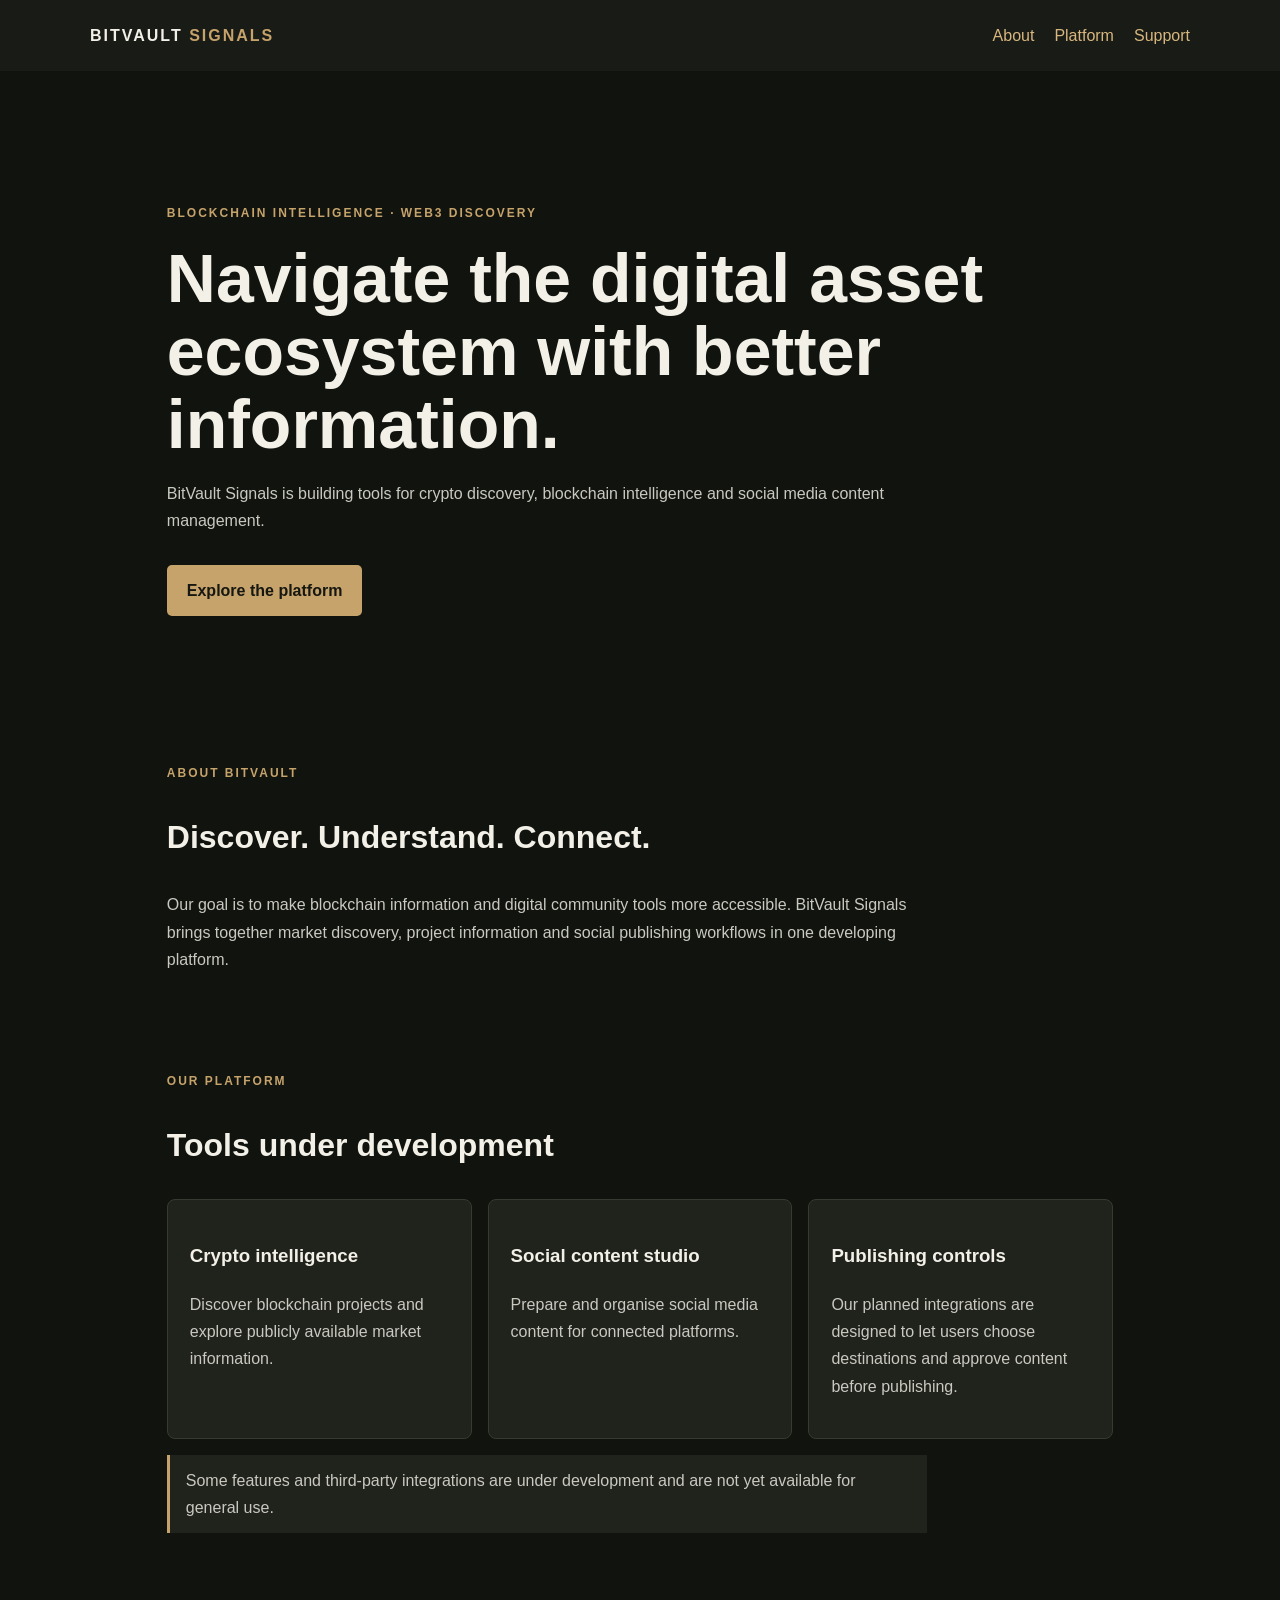
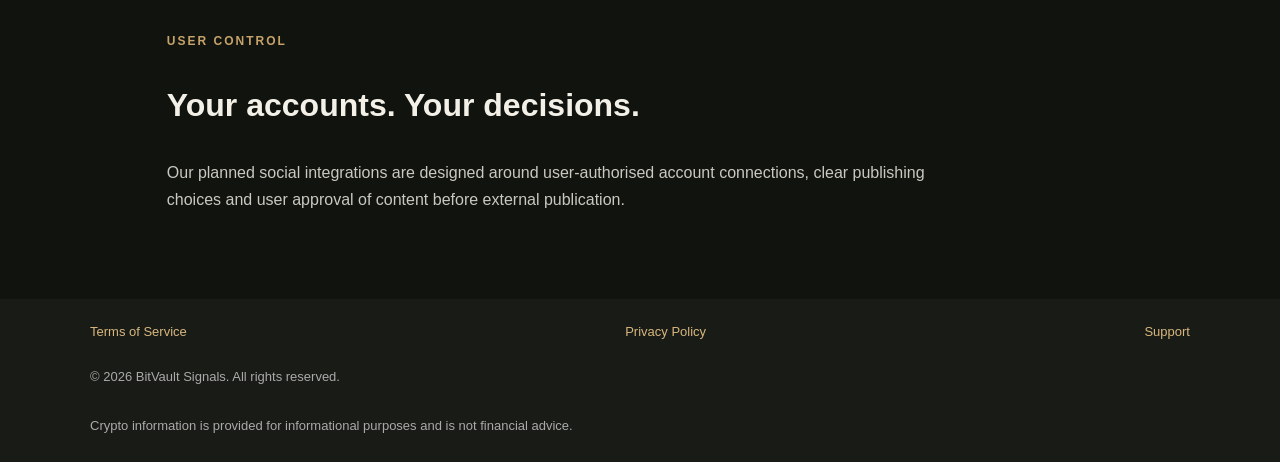
<file: index.html>
<!DOCTYPE html>
<html lang="en">
<head>
<meta charset="UTF-8">
<meta name="viewport" content="width=device-width, initial-scale=1">
<meta name="description" content="BitVault Signals — crypto intelligence, blockchain discovery and social media tools.">
<title>BitVault Signals | Web3 Intelligence</title>
<link rel="stylesheet" href="style.css">
</head>
<body>
<header>
  <a class="brand" href="index.html">BITVAULT <span>SIGNALS</span></a>
  <nav><a href="#about">About</a><a href="#platform">Platform</a><a href="support.html">Support</a></nav>
</header>
<main>
<section class="hero">
  <p class="eyebrow">BLOCKCHAIN INTELLIGENCE · WEB3 DISCOVERY</p>
  <h1>Navigate the digital asset ecosystem with better information.</h1>
  <p>BitVault Signals is building tools for crypto discovery, blockchain intelligence and social media content management.</p>
  <a class="button" href="#platform">Explore the platform</a>
</section>
<section id="about">
  <p class="eyebrow">ABOUT BITVAULT</p>
  <h2>Discover. Understand. Connect.</h2>
  <p>Our goal is to make blockchain information and digital community tools more accessible. BitVault Signals brings together market discovery, project information and social publishing workflows in one developing platform.</p>
</section>
<section id="platform">
  <p class="eyebrow">OUR PLATFORM</p>
  <h2>Tools under development</h2>
  <div class="cards">
    <article><h3>Crypto intelligence</h3><p>Discover blockchain projects and explore publicly available market information.</p></article>
    <article><h3>Social content studio</h3><p>Prepare and organise social media content for connected platforms.</p></article>
    <article><h3>Publishing controls</h3><p>Our planned integrations are designed to let users choose destinations and approve content before publishing.</p></article>
  </div>
  <p class="notice">Some features and third-party integrations are under development and are not yet available for general use.</p>
</section>
<section>
  <p class="eyebrow">USER CONTROL</p>
  <h2>Your accounts. Your decisions.</h2>
  <p>Our planned social integrations are designed around user-authorised account connections, clear publishing choices and user approval of content before external publication.</p>
</section>
</main>
<footer>
  <a href="terms.html">Terms of Service</a>
  <a href="privacy.html">Privacy Policy</a>
  <a href="support.html">Support</a>
  <p>© 2026 BitVault Signals. All rights reserved.</p>
  <p>Crypto information is provided for informational purposes and is not financial advice.</p>
</footer>
</body>
</html>
</file>
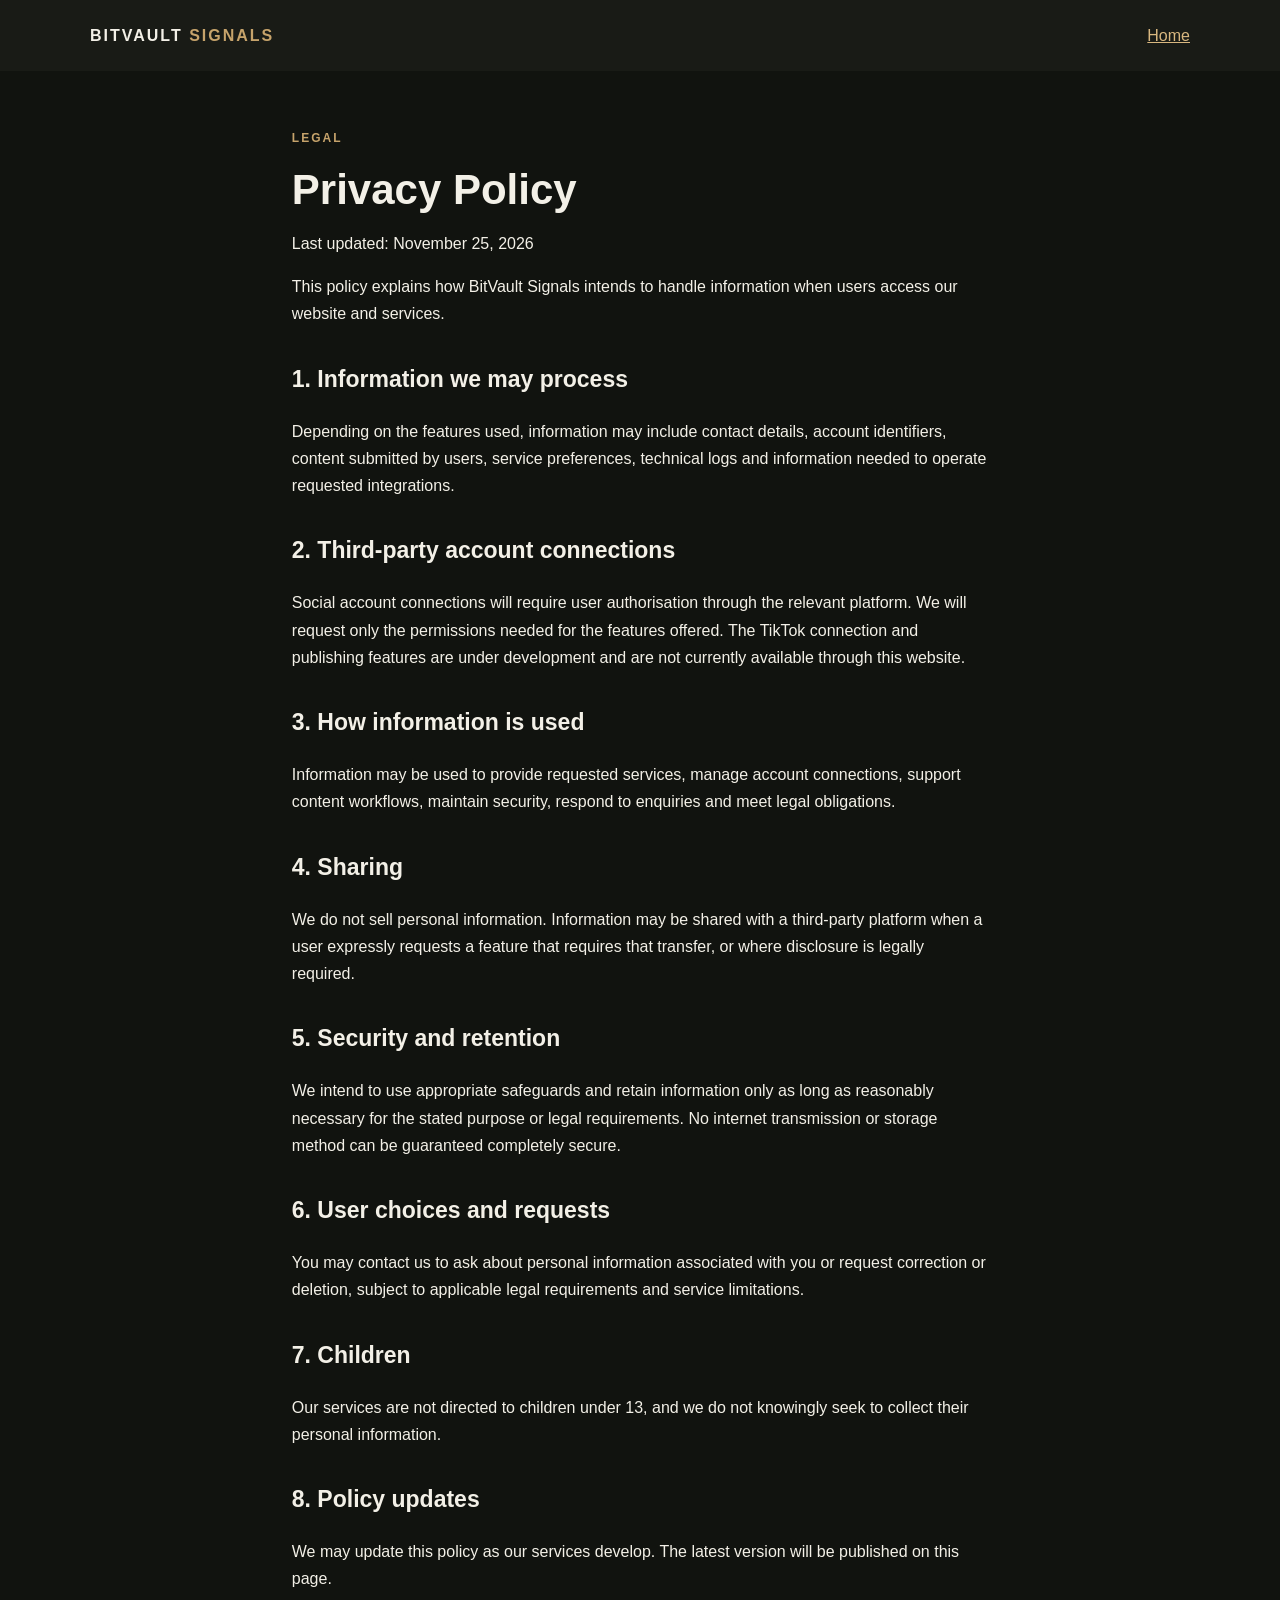
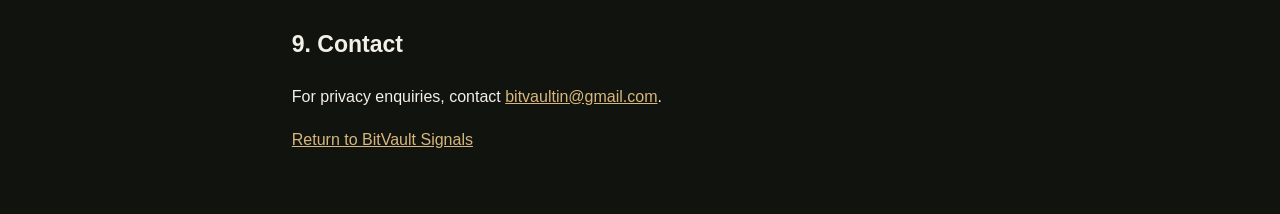
<file: privacy.html>
<!DOCTYPE html>
<html lang="en"><head><meta charset="UTF-8"><meta name="viewport" content="width=device-width,initial-scale=1"><title>Privacy Policy | BitVault Signals</title><link rel="stylesheet" href="style.css"></head>
<body><header><a class="brand" href="index.html">BITVAULT <span>SIGNALS</span></a><a href="index.html">Home</a></header>
<main class="legal">
<p class="eyebrow">LEGAL</p><h1>Privacy Policy</h1>
<p>Last updated: November 25, 2026</p>
<p>This policy explains how BitVault Signals intends to handle information when users access our website and services.</p>
<h2>1. Information we may process</h2><p>Depending on the features used, information may include contact details, account identifiers, content submitted by users, service preferences, technical logs and information needed to operate requested integrations.</p>
<h2>2. Third-party account connections</h2><p>Social account connections will require user authorisation through the relevant platform. We will request only the permissions needed for the features offered. The TikTok connection and publishing features are under development and are not currently available through this website.</p>
<h2>3. How information is used</h2><p>Information may be used to provide requested services, manage account connections, support content workflows, maintain security, respond to enquiries and meet legal obligations.</p>
<h2>4. Sharing</h2><p>We do not sell personal information. Information may be shared with a third-party platform when a user expressly requests a feature that requires that transfer, or where disclosure is legally required.</p>
<h2>5. Security and retention</h2><p>We intend to use appropriate safeguards and retain information only as long as reasonably necessary for the stated purpose or legal requirements. No internet transmission or storage method can be guaranteed completely secure.</p>
<h2>6. User choices and requests</h2><p>You may contact us to ask about personal information associated with you or request correction or deletion, subject to applicable legal requirements and service limitations.</p>
<h2>7. Children</h2><p>Our services are not directed to children under 13, and we do not knowingly seek to collect their personal information.</p>
<h2>8. Policy updates</h2><p>We may update this policy as our services develop. The latest version will be published on this page.</p>
<h2>9. Contact</h2><p>For privacy enquiries, contact <a href="mailto:bitvaultin@gmail.com">bitvaultin@gmail.com</a>.</p>
<p><a href="index.html">Return to BitVault Signals</a></p>
</main></body></html>
</file>
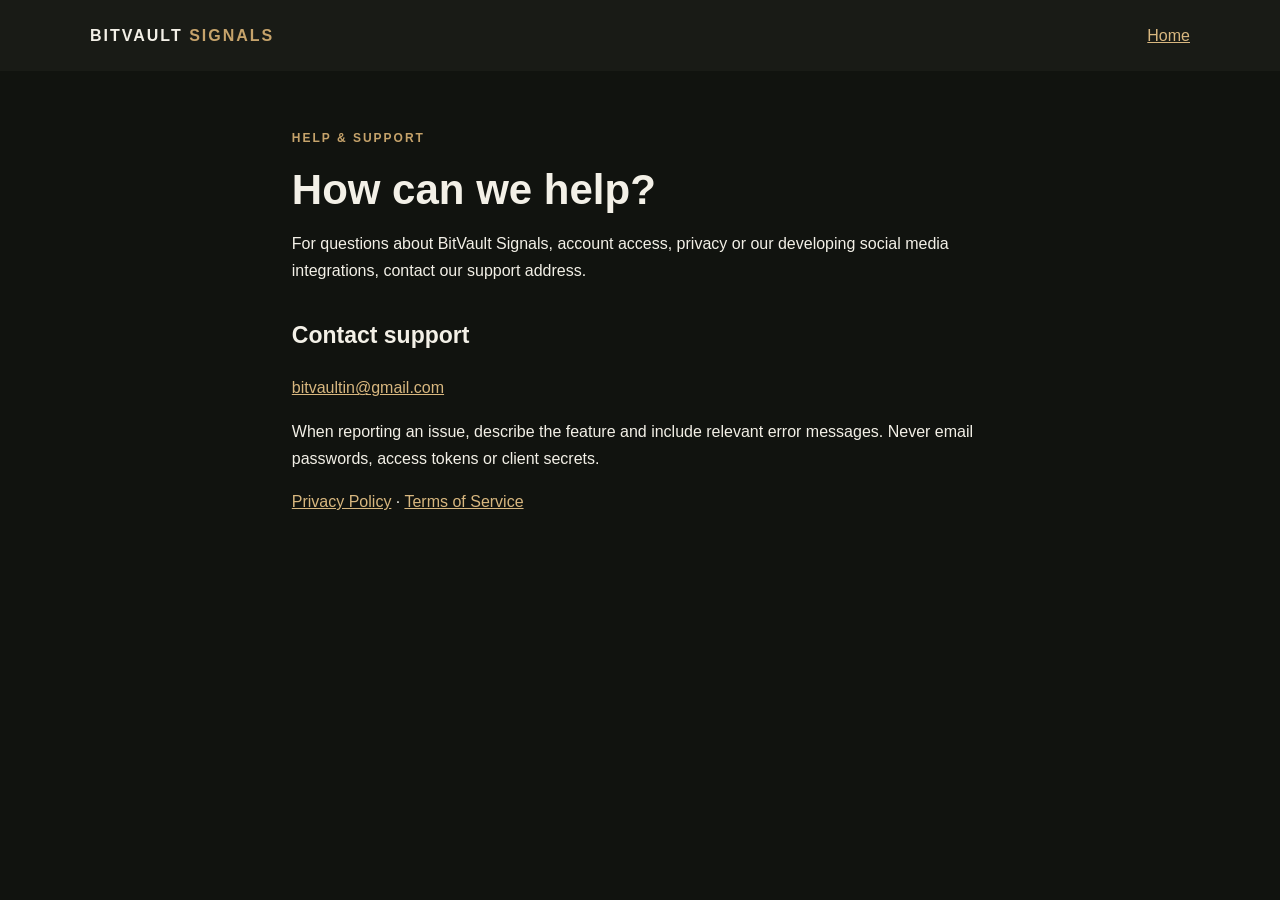
<file: support.html>
<!DOCTYPE html>
<html lang="en"><head><meta charset="UTF-8"><meta name="viewport" content="width=device-width,initial-scale=1"><title>Support | BitVault Signals</title><link rel="stylesheet" href="style.css"></head>
<body><header><a class="brand" href="index.html">BITVAULT <span>SIGNALS</span></a><a href="index.html">Home</a></header>
<main class="legal"><p class="eyebrow">HELP & SUPPORT</p><h1>How can we help?</h1>
<p>For questions about BitVault Signals, account access, privacy or our developing social media integrations, contact our support address.</p>
<h2>Contact support</h2><p><a href="mailto:bitvaultin@gmail.com">bitvaultin@gmail.com</a></p>
<p>When reporting an issue, describe the feature and include relevant error messages. Never email passwords, access tokens or client secrets.</p>
<p><a href="privacy.html">Privacy Policy</a> · <a href="terms.html">Terms of Service</a></p></main></body></html>
</file>
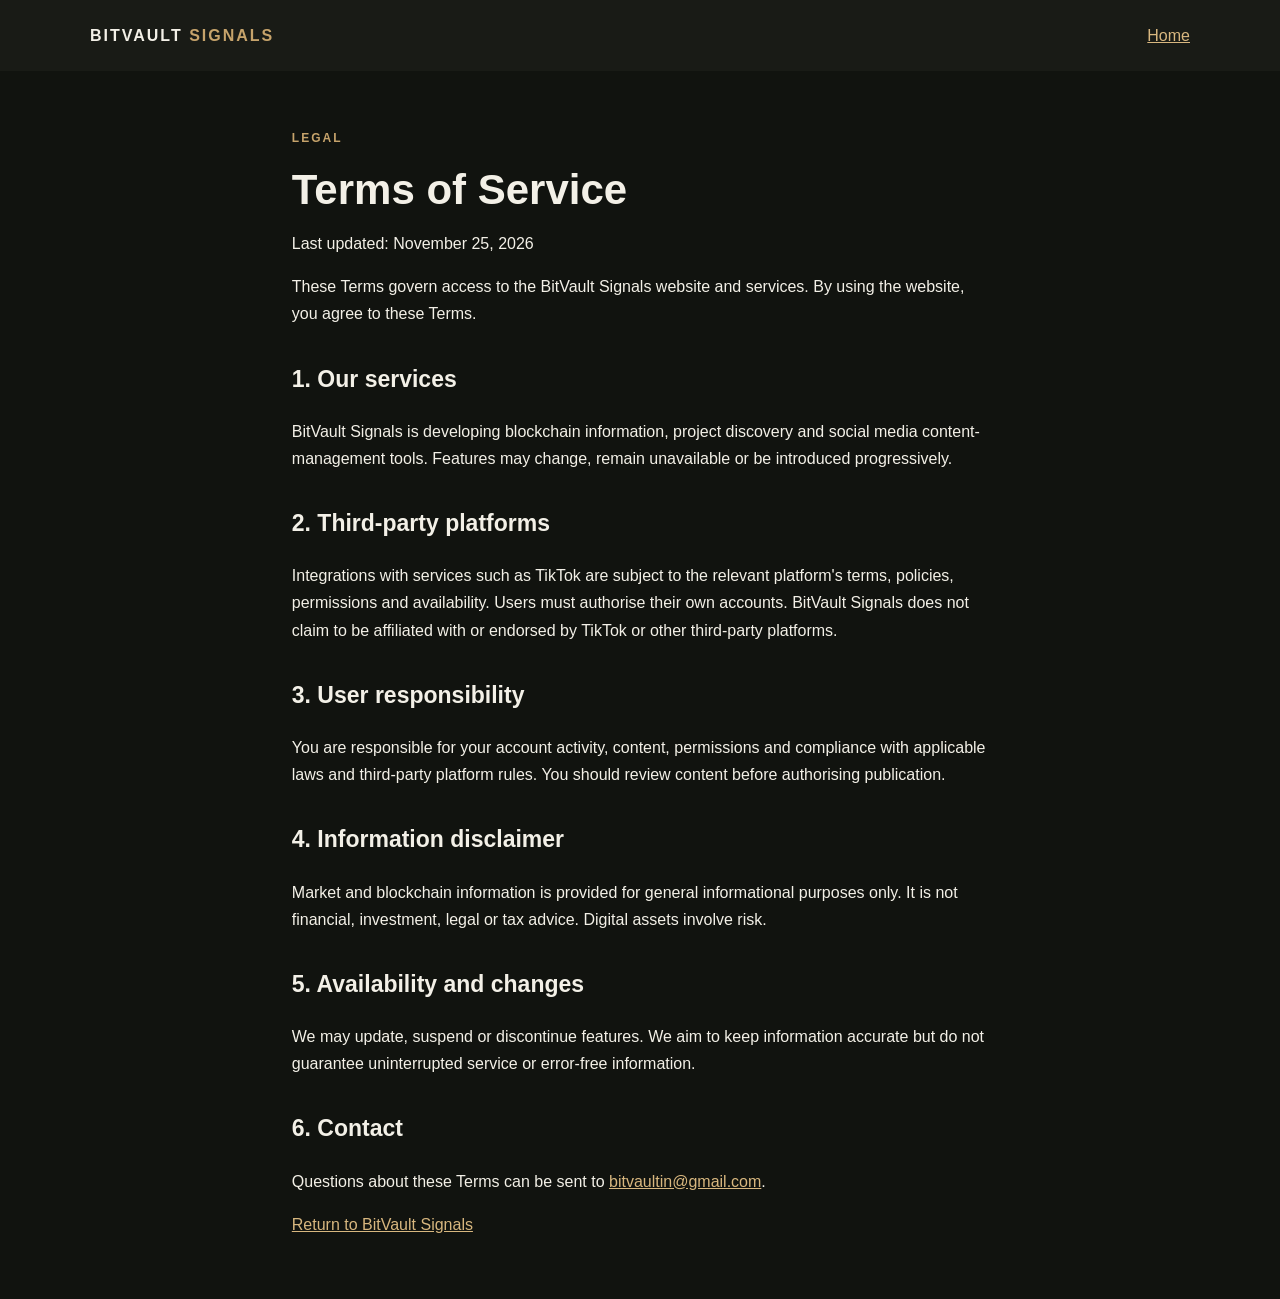
<file: terms.html>
<!DOCTYPE html>
<html lang="en"><head><meta charset="UTF-8"><meta name="viewport" content="width=device-width,initial-scale=1"><title>Terms of Service | BitVault Signals</title><link rel="stylesheet" href="style.css"></head>
<body><header><a class="brand" href="index.html">BITVAULT <span>SIGNALS</span></a><a href="index.html">Home</a></header>
<main class="legal">
<p class="eyebrow">LEGAL</p><h1>Terms of Service</h1>
<p>Last updated: November 25, 2026</p>
<p>These Terms govern access to the BitVault Signals website and services. By using the website, you agree to these Terms.</p>
<h2>1. Our services</h2><p>BitVault Signals is developing blockchain information, project discovery and social media content-management tools. Features may change, remain unavailable or be introduced progressively.</p>
<h2>2. Third-party platforms</h2><p>Integrations with services such as TikTok are subject to the relevant platform's terms, policies, permissions and availability. Users must authorise their own accounts. BitVault Signals does not claim to be affiliated with or endorsed by TikTok or other third-party platforms.</p>
<h2>3. User responsibility</h2><p>You are responsible for your account activity, content, permissions and compliance with applicable laws and third-party platform rules. You should review content before authorising publication.</p>
<h2>4. Information disclaimer</h2><p>Market and blockchain information is provided for general informational purposes only. It is not financial, investment, legal or tax advice. Digital assets involve risk.</p>
<h2>5. Availability and changes</h2><p>We may update, suspend or discontinue features. We aim to keep information accurate but do not guarantee uninterrupted service or error-free information.</p>
<h2>6. Contact</h2><p>Questions about these Terms can be sent to <a href="mailto:bitvaultin@gmail.com">bitvaultin@gmail.com</a>.</p>
<p><a href="index.html">Return to BitVault Signals</a></p>
</main></body></html>
</file>
<file: style.css>
*{box-sizing:border-box}
body{margin:0;background:#11130f;color:#f3f0e7;font:16px/1.7 Arial,sans-serif}
header,footer{padding:22px max(6%,calc((100% - 1100px)/2));display:flex;justify-content:space-between;align-items:center;gap:20px;flex-wrap:wrap;background:#191b16}
.brand{font-weight:800;letter-spacing:2px;color:#f3f0e7;text-decoration:none}
.brand span{color:#c6a36b}
nav{display:flex;gap:20px;flex-wrap:wrap}
a{color:#d8b77f}
nav a,footer a{text-decoration:none}
main{max-width:1100px;margin:auto;padding:35px 6%}
.hero{padding:85px 0 100px}
.eyebrow{color:#c6a36b;letter-spacing:2px;font-size:12px;font-weight:bold}
h1{font-size:clamp(38px,7vw,68px);line-height:1.08;max-width:850px;margin:18px 0}
h2{font-size:32px}
section{padding:35px 0}
section p{max-width:760px;color:#c9c9c0}
.button{display:inline-block;background:#c6a36b;color:#171711;padding:12px 20px;text-decoration:none;font-weight:bold;border-radius:5px;margin-top:15px}
.cards{display:grid;grid-template-columns:repeat(auto-fit,minmax(220px,1fr));gap:16px}
article{background:#20221c;border:1px solid #383a30;padding:22px;border-radius:8px}
article p{color:#c9c9c0}
.notice{border-left:3px solid #c6a36b;padding:12px 16px;background:#20221c}
footer{align-items:flex-start;color:#aaa;font-size:13px}
footer p{width:100%;margin:3px 0}
.legal{max-width:850px;margin:auto;padding:45px 6%}
.legal h1{font-size:42px}
.legal h2{font-size:23px;margin-top:32px}
</file>
